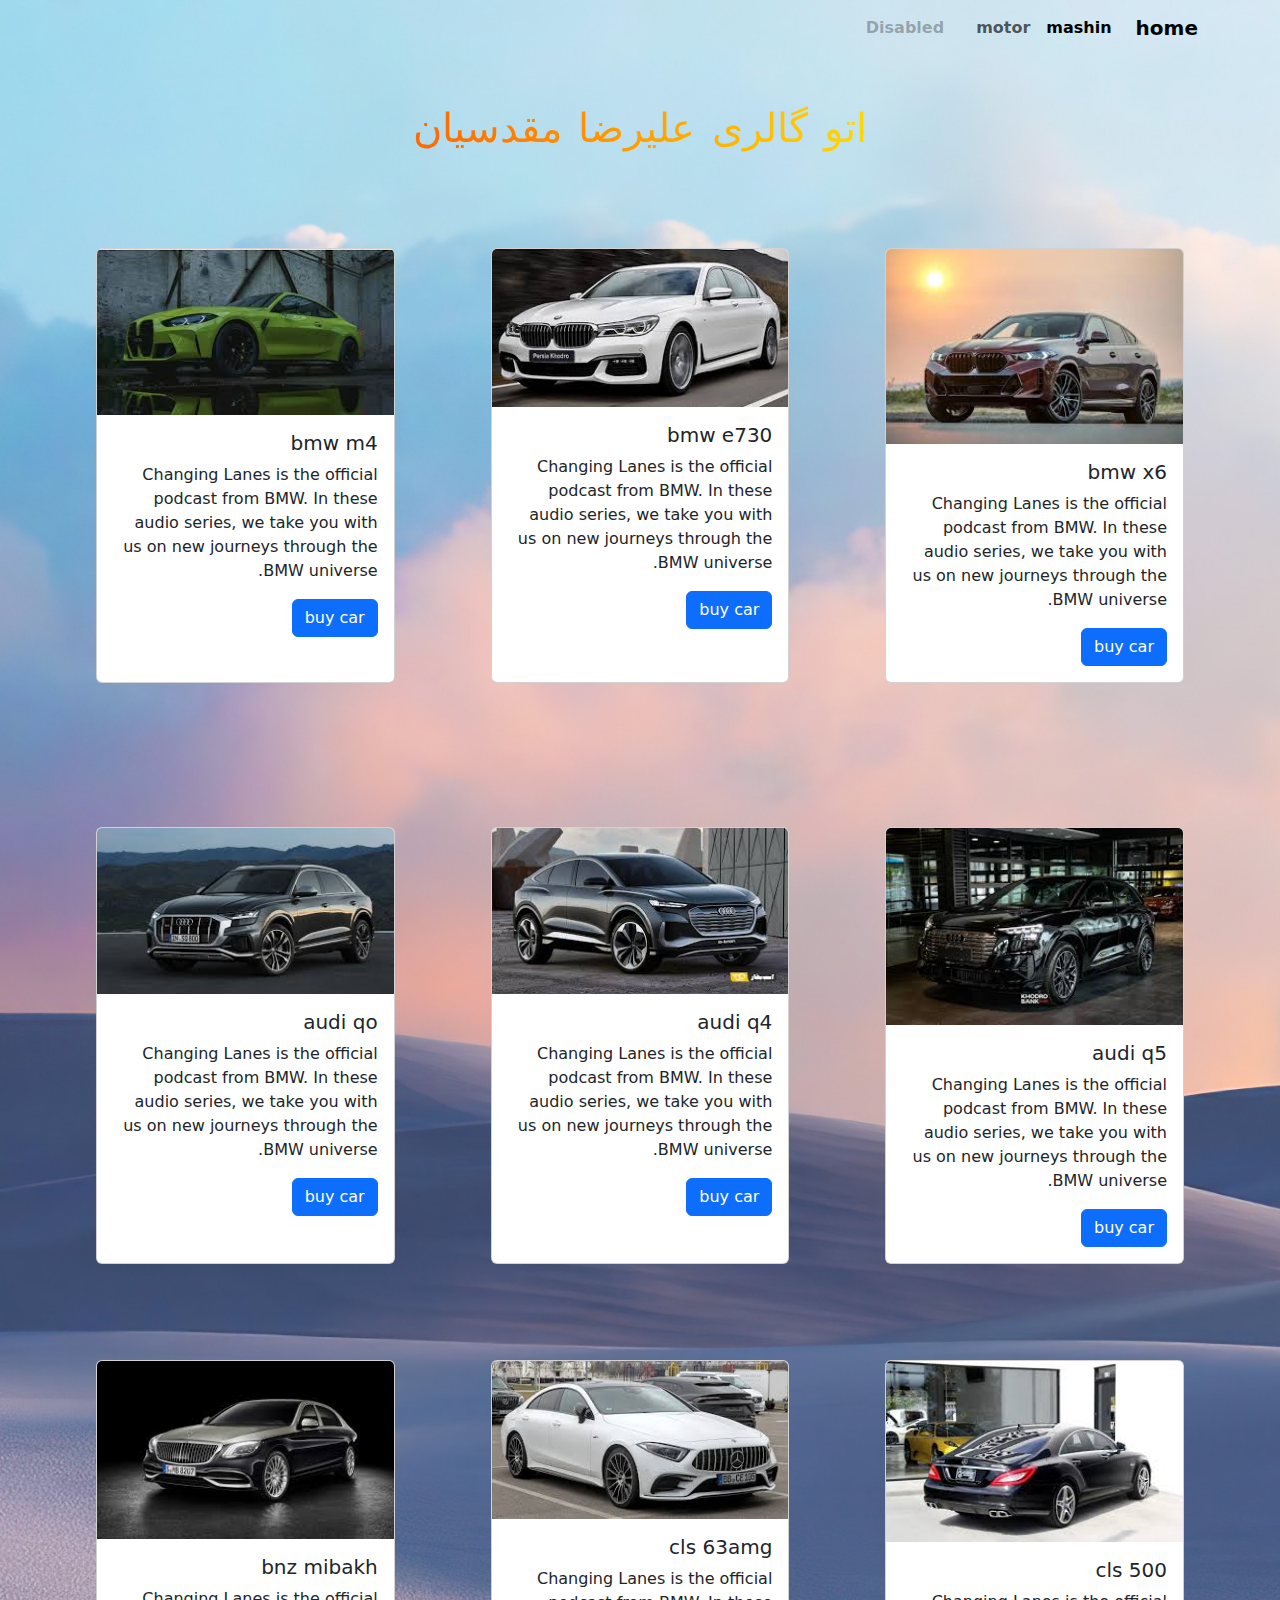
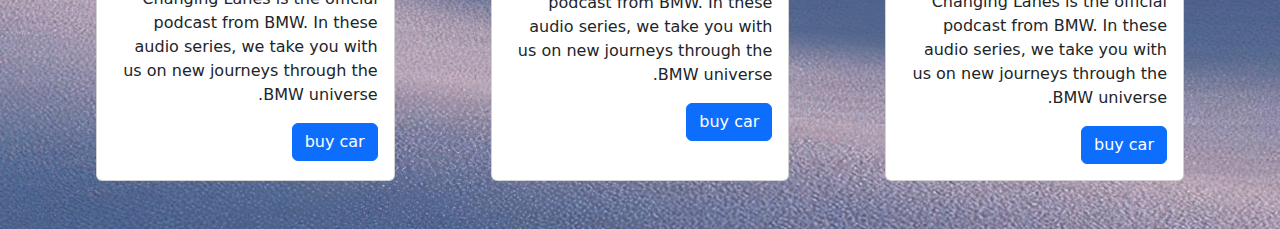
<file: index.html>
<!DOCTYPE html>
<html lang="en" dir="rtl">

<head>
    <meta charset="UTF-8">
    <meta name="viewport" content="width=device-width, initial-scale=1.0">
    <link rel="stylesheet" href="css/bootstrap.rtl.min.css">
    <link rel="stylesheet" href="css/swiper-bundle.min.css">
    <link rel="stylesheet" href="css/ali.css">
    <title>mashin</title>
</head>

<body class="backround">
    <header>
  
   
        
            <nav class="navbar navbar-expand-lg">
                <div class="container">
                    <b>
                    <a class="navbar-brand" href="#">home</a>
                    </b>
                    <button class="navbar-toggler" type="button" data-bs-toggle="collapse" data-bs-target="#navbarNav"
                        aria-controls="navbarNav" aria-expanded="false" aria-label="Toggle navigation">
                        <span class="navbar-toggler-icon"></span>
                    </button>
                    <div class="collapse navbar-collapse" id="navbarNav">
                        <ul class="navbar-nav">
                            <li class="nav-item">
                              <b>
                                <a class="nav-link active" aria-current="page" href="index.html">mashin</a>
                                </b>
                            </li>
                            <li class="nav-item">
                                <b>
                                <a class="nav-link" href="motor.html">motor</a>
                                </b>
                            </li>
                            <li class="nav-item">
                                <b>
                                <a class="nav-link" href="#"></a>
                                </b>
                            </li>
                            <li class="nav-item">
                                <b>
                                <a class="nav-link disabled" aria-disabled="true">Disabled</a>
                                </b>
                            </li>
                        </ul>
                    </div>
                </div>
            </nav>
            <h1 class="text my-5">
          اتو گالری علیرضا مقدسیان
            </h1>
      
                

            
        
    </header>
    <div class="d-flex justify-content-evenly p-5 my-5">
        <div class="card w-9 mx-5">
  <img src="akes/bnw x6.jpg" class="card-img-top" alt="mashin">
  <div class="card-body">
    <h5 class="card-title">bmw x6</h5>
    <p class="card-text">Changing Lanes is the official podcast from BMW. In these audio series, we take you with us on new journeys through the BMW universe.</p>
    <a href="#" class="btn btn-primary"> buy car</a>
  </div>
</div><div class="card w-9 mx-5">
  <img src="akes/bnwe730.jpg" class="card-img-top" alt="mashin">
  <div class="card-body">
    <h5 class="card-title">bmw e730</h5>
    <p class="card-text">Changing Lanes is the official podcast from BMW. In these audio series, we take you with us on new journeys through the BMW universe.</p>
    <a href="#" class="btn btn-primary">buy car</a>
  </div>
</div><div class="card w-9 mx-5">
  <img src="akes/bnwm4.jpg" class="card-img-top" alt="mashin">
  <div class="card-body">
    <h5 class="card-title">bmw m4</h5>
    <p class="card-text">Changing Lanes is the official podcast from BMW. In these audio series, we take you with us on new journeys through the BMW universe.</p>
    <a href="#" class="btn btn-primary">buy car</a>
  </div>
</div>
</div>
<div class="d-flex justify-content-evenly p-5">
    <div class="card w-18 mx-5">
  <img src="akes/audi q5.jpg" class="card-img-top" alt="mashin">
  <div class="card-body">
    <h5 class="card-title">audi q5</h5>
    <p class="card-text">Changing Lanes is the official podcast from BMW. In these audio series, we take you with us on new journeys through the BMW universe.</p>
    <a href="#" class="btn btn-primary">buy car</a>
  </div>
</div><div class="card w-18 mx-5">
  <img src="akes/audi q4.jpg" class="card-img-top" alt="mashin">
  <div class="card-body">
    <h5 class="card-title">audi q4</h5>
    <p class="card-text">Changing Lanes is the official podcast from BMW. In these audio series, we take you with us on new journeys through the BMW universe.</p>
    <a href="#" class="btn btn-primary">buy car</a>
  </div>
</div><div class="card w-18 mx-5">
  <img src="akes/auodis.jpg" class="card-img-top" alt="mashin">
  <div class="card-body">
    <h5 class="card-title">audi qo</h5>
    <p class="card-text">Changing Lanes is the official podcast from BMW. In these audio series, we take you with us on new journeys through the BMW universe.</p>
    <a href="#" class="btn btn-primary">buy car</a>
  </div>
</div>
</div>
<div class="d-flex justify-content-evenly p-5">
    <div class="card w-18 mx-5">
  <img src="akes/cls500.jpg" class="card-img-top" alt="mashin">
  <div class="card-body">
    <h5 class="card-title">cls 500</h5>
    <p class="card-text">Changing Lanes is the official podcast from BMW. In these audio series, we take you with us on new journeys through the BMW universe.</p>
    <a href="#" class="btn btn-primary">buy car</a>
  </div>
</div><div class="card w-18 mx-5">
  <img src="akes/cls63.jpg" class="card-img-top" alt="mashin">
  <div class="card-body">
    <h5 class="card-title">cls 63amg</h5>
    <p class="card-text">Changing Lanes is the official podcast from BMW. In these audio series, we take you with us on new journeys through the BMW universe.</p>
    <a href="#" class="btn btn-primary">buy car</a>
  </div>
</div><div class="card w-18 mx-5">
  <img src="akes/bnzm.jpg" class="card-img-top" alt="mashin">
  <div class="card-body">
    <h5 class="card-title">bnz mibakh</h5>
    <p class="card-text">Changing Lanes is the official podcast from BMW. In these audio series, we take you with us on new journeys through the BMW universe.</p>
    <a href="#" class="btn btn-primary">buy car</a>
  </div>
</div>
</div>








    <script src="js/bootstrap.bundle.min.js"></script>
<script src="js/popper.min.js"></script>
<script src="js/swiper-bundle.min.js"></script>
</body>

</html>
</file>
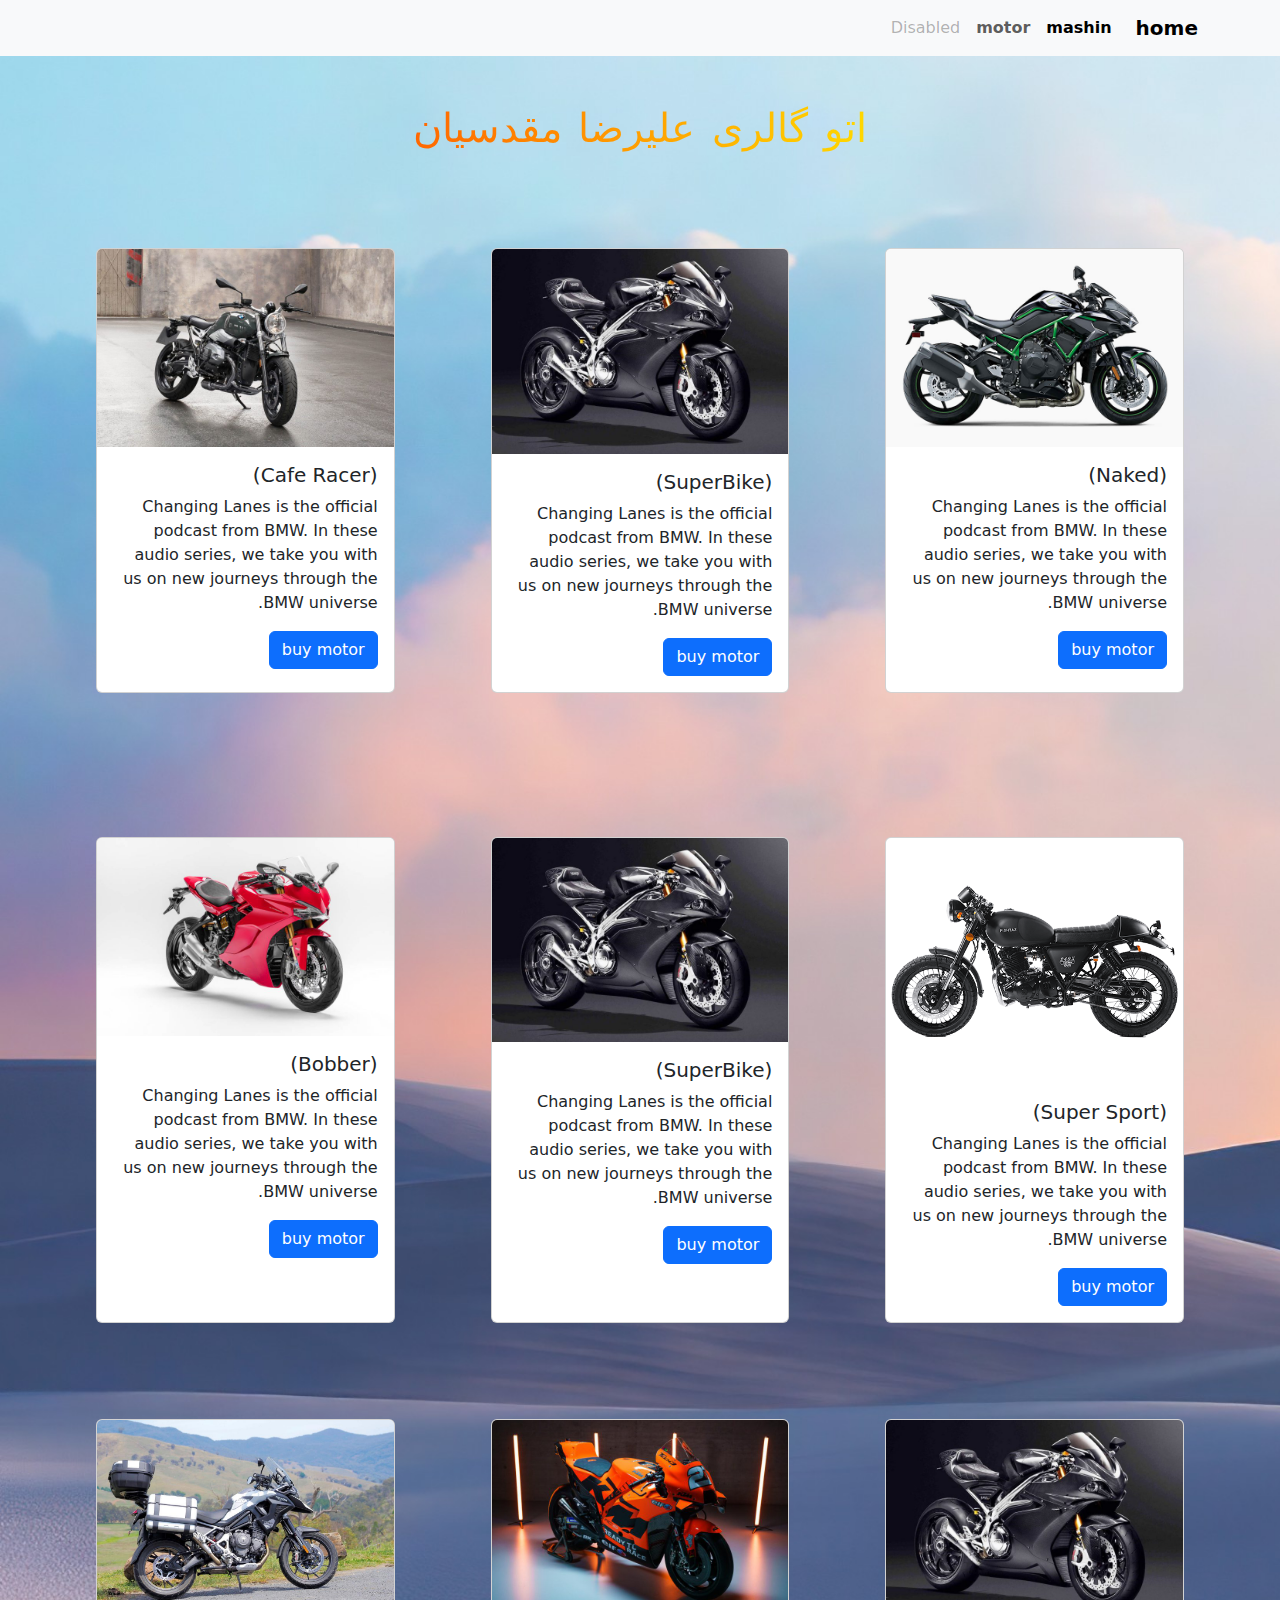
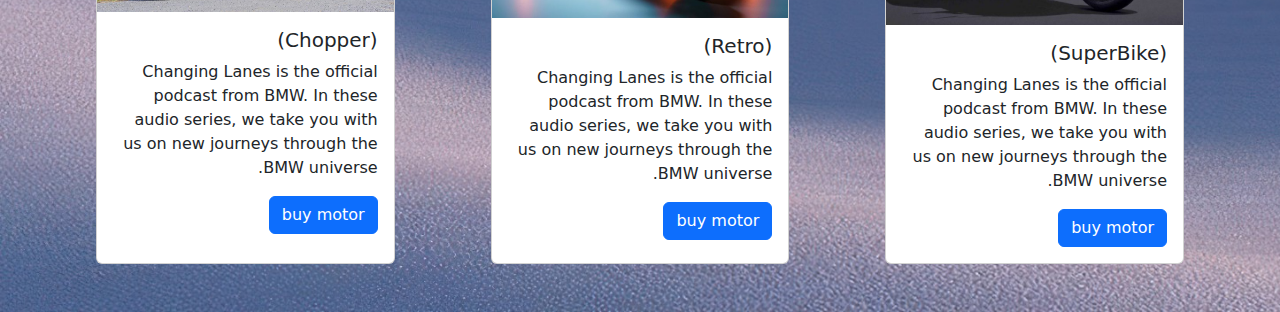
<file: motor.html>
<!DOCTYPE html>
<html lang="en" dir="rtl">
<head>
    <meta charset="UTF-8">
    <meta name="viewport" content="width=device-width, initial-scale=1.0">
    <link rel="stylesheet" href="css/bootstrap.rtl.min.css">
    <link rel="stylesheet" href="css/swiper-bundle.min.css">
    <link rel="stylesheet" href="css/ali.css">
    <title>motor</title>
</head>
<body class="backround">
    <main>
    
        <header>
            <nav class="navbar navbar-expand-lg bg-body-tertiary">
  <div class="container">
    <b>
    <a class="navbar-brand" href="#">home</a>
    </b>
    <button class="navbar-toggler" type="button" data-bs-toggle="collapse" data-bs-target="#navbarNav" aria-controls="navbarNav" aria-expanded="false" aria-label="Toggle navigation">
      <span class="navbar-toggler-icon"></span>
    </button>
    <div class="collapse navbar-collapse" id="navbarNav">
      <ul class="navbar-nav">
        <li class="nav-item">
            <b>
          <a class="nav-link active" aria-current="page" href="index.html">mashin</a>
          </b>
        </li>
        <li class="nav-item">
            <b>
          <a class="nav-link" href="motor.html">motor</a>
          </b>
        </li>
        <li class="nav-item">
       
        </li>
        <li class="nav-item">
          <a class="nav-link disabled" aria-disabled="true">Disabled</a>
        </li>
      </ul>
    </div>
    
  </div>
</nav>
<h1 class="text my-5">  اتو گالری علیرضا مقدسیان</h1>

        </header>
        <div class="d-flex justify-content-evenly p-5 my-5">
        <div class="card w-9 mx-5">
  <img src="akes/mo1.jpg" class="card-img-top" alt="mashin">
  <div class="card-body">
    <h5 class="card-title">(Naked)</h5>
    <p class="card-text">Changing Lanes is the official podcast from BMW. In these audio series, we take you with us on new journeys through the BMW universe.</p>
    <a href="#" class="btn btn-primary"> buy motor</a>
  </div>
</div><div class="card w-9 mx-5">
  <img src="akes/mo7.jpg" class="card-img-top" alt="mashin">
  <div class="card-body">
    <h5 class="card-title"> (SuperBike)</h5>
    <p class="card-text">Changing Lanes is the official podcast from BMW. In these audio series, we take you with us on new journeys through the BMW universe.</p>
    <a href="#" class="btn btn-primary">buy motor</a>
  </div>
</div><div class="card w-9 mx-5">
  <img src="akes/mo3.jpg" class="card-img-top" alt="mashin">
  <div class="card-body">
    <h5 class="card-title">(Cafe Racer)</h5>
    <p class="card-text">Changing Lanes is the official podcast from BMW. In these audio series, we take you with us on new journeys through the BMW universe.</p>
    <a href="#" class="btn btn-primary">buy motor</a>
  </div>
</div>
</div>
<div class="d-flex justify-content-evenly p-5">
    <div class="card w-18 mx-5">
  <img src="akes/mo4.png" class="card-img-top" alt="mashin">
  <div class="card-body">
    <h5 class="card-title">(Super Sport)</h5>
    <p class="card-text">Changing Lanes is the official podcast from BMW. In these audio series, we take you with us on new journeys through the BMW universe.</p>
    <a href="#" class="btn btn-primary">buy motor</a>
  </div>
</div><div class="card w-18 mx-5">
  <img src="akes/mo7.jpg" class="card-img-top" alt="mashin">
  <div class="card-body">
    <h5 class="card-title">  (SuperBike)</h5>
    <p class="card-text">Changing Lanes is the official podcast from BMW. In these audio series, we take you with us on new journeys through the BMW universe.</p>
    <a href="#" class="btn btn-primary">buy motor</a>
  </div>
</div><div class="card w-18 mx-5">
  <img src="akes/mo6.jpg" class="card-img-top" alt="mashin">
  <div class="card-body">
    <h5 class="card-title"> (Bobber)</h5>
    <p class="card-text">Changing Lanes is the official podcast from BMW. In these audio series, we take you with us on new journeys through the BMW universe.</p>
    <a href="#" class="btn btn-primary">buy motor</a>
  </div>
</div>
</div>
<div class="d-flex justify-content-evenly p-5">
    <div class="card w-18 mx-5">
  <img src="akes/mo7.jpg" class="card-img-top" alt="mashin">
  <div class="card-body">
    <h5 class="card-title"> (SuperBike)</h5>
    <p class="card-text">Changing Lanes is the official podcast from BMW. In these audio series, we take you with us on new journeys through the BMW universe.</p>
    <a href="#" class="btn btn-primary">buy motor</a>
  </div>
</div><div class="card w-18 mx-5">
  <img src="akes/mo8.jpg" class="card-img-top" alt="mashin">
  <div class="card-body">
    <h5 class="card-title"> (Retro)</h5>
    <p class="card-text">Changing Lanes is the official podcast from BMW. In these audio series, we take you with us on new journeys through the BMW universe.</p>
    <a href="#" class="btn btn-primary">buy motor</a>
  </div>
</div><div class="card w-18 mx-5">
  <img src="akes/mo9.jpg" class="card-img-top" alt="mashin">
  <div class="card-body">
    <h5 class="card-title">(Chopper)</h5>
    <p class="card-text">Changing Lanes is the official podcast from BMW. In these audio series, we take you with us on new journeys through the BMW universe.</p>
    <a href="#" class="btn btn-primary">buy motor</a>
  </div>
</div>
</div>
</main>
    

<script src="js/bootstrap.bundle.min.js"></script>
<script src="js/popper.min.js"></script>
<script src="js/swiper-bundle.min.js"></script>
    
</body>
</html>
</file>
<file: css/ali.css>
.backround{
    background-image: url(../akes/Jowhareh_galleries_poster_e46d875e-83c9-42ce-a448-a8f293a8bf7f\ \(1\).jpeg);
    background-repeat: no-repeat;
    background-size: cover;
}
.center{
    text-align: center;
}
.bb{
    background-image: linear-gradient(303deg, rgba(0,235,255,0.95) 0%, rgba(58,76,180,1) 79%);
}

.text {
   
  
    text-transform: capitalize;
    background: linear-gradient(90deg, #ff0000, #ffff00, #ff00f3, #0033ff, #ff00c4, #ff0000);
    background-size: 400%;
    
    text-align: center;
    font-family: "Arial", sans-serif;
    word-spacing: 5px;
    -webkit-text-fill-color: transparent;
    background-clip: text;
    -webkit-background-clip: text;
    animation: animate 10s linear infinite;
  }
  
  @keyframes animate {
    0% {
      background-position: 0%;
    }
    100% {
      background-position: 400%;
    }
  }
</file>
